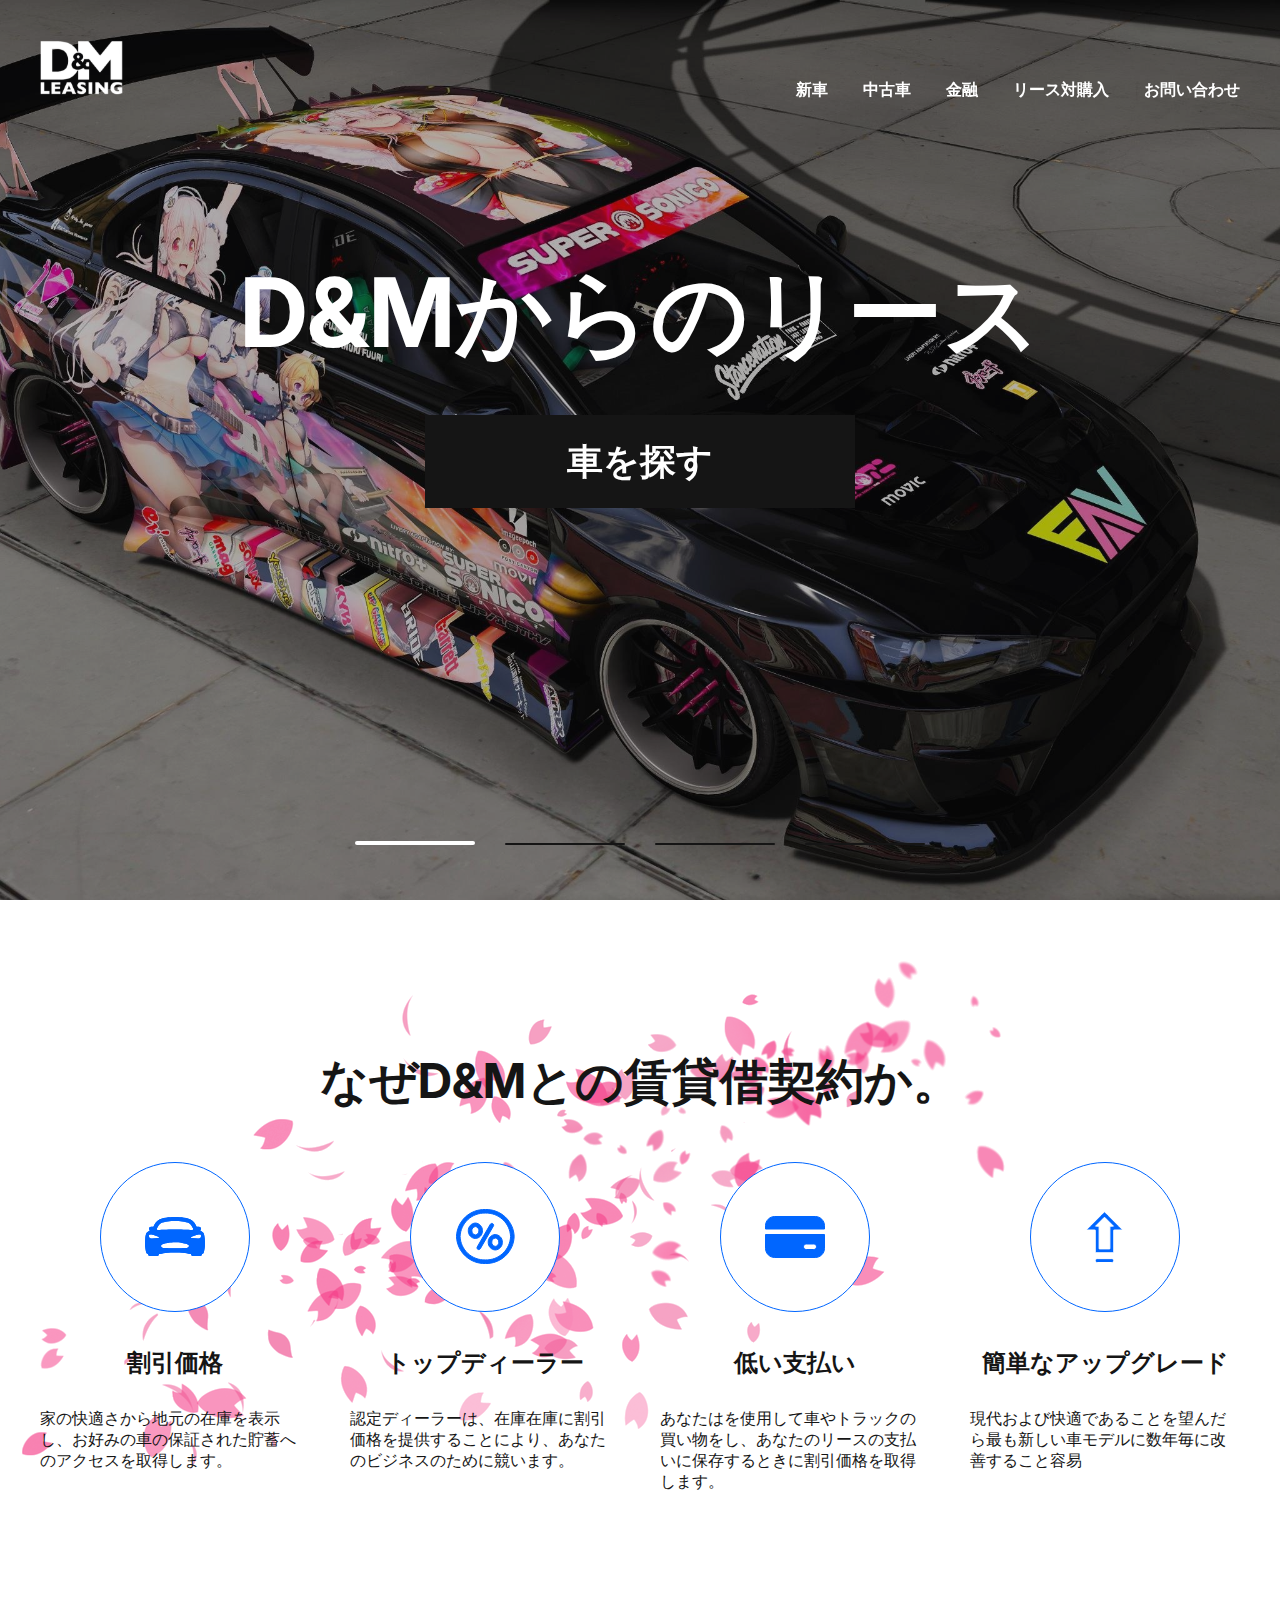
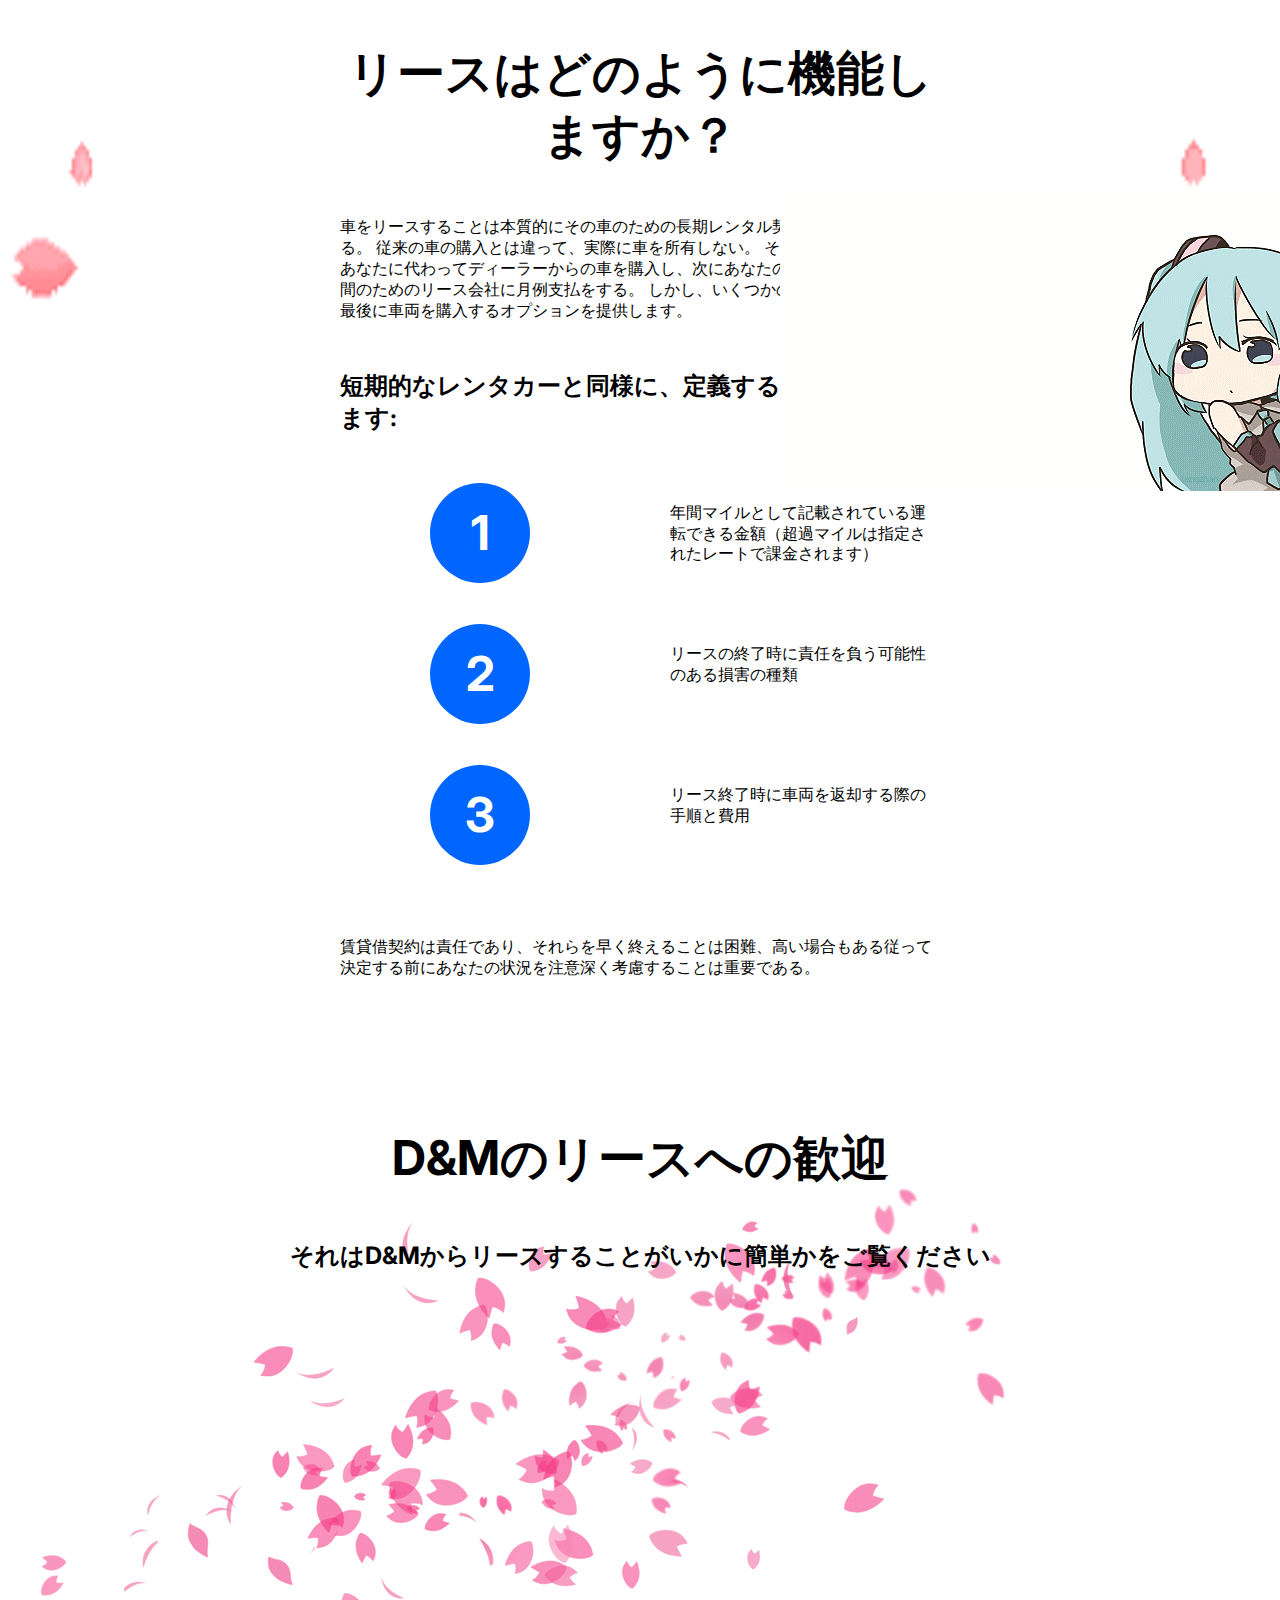
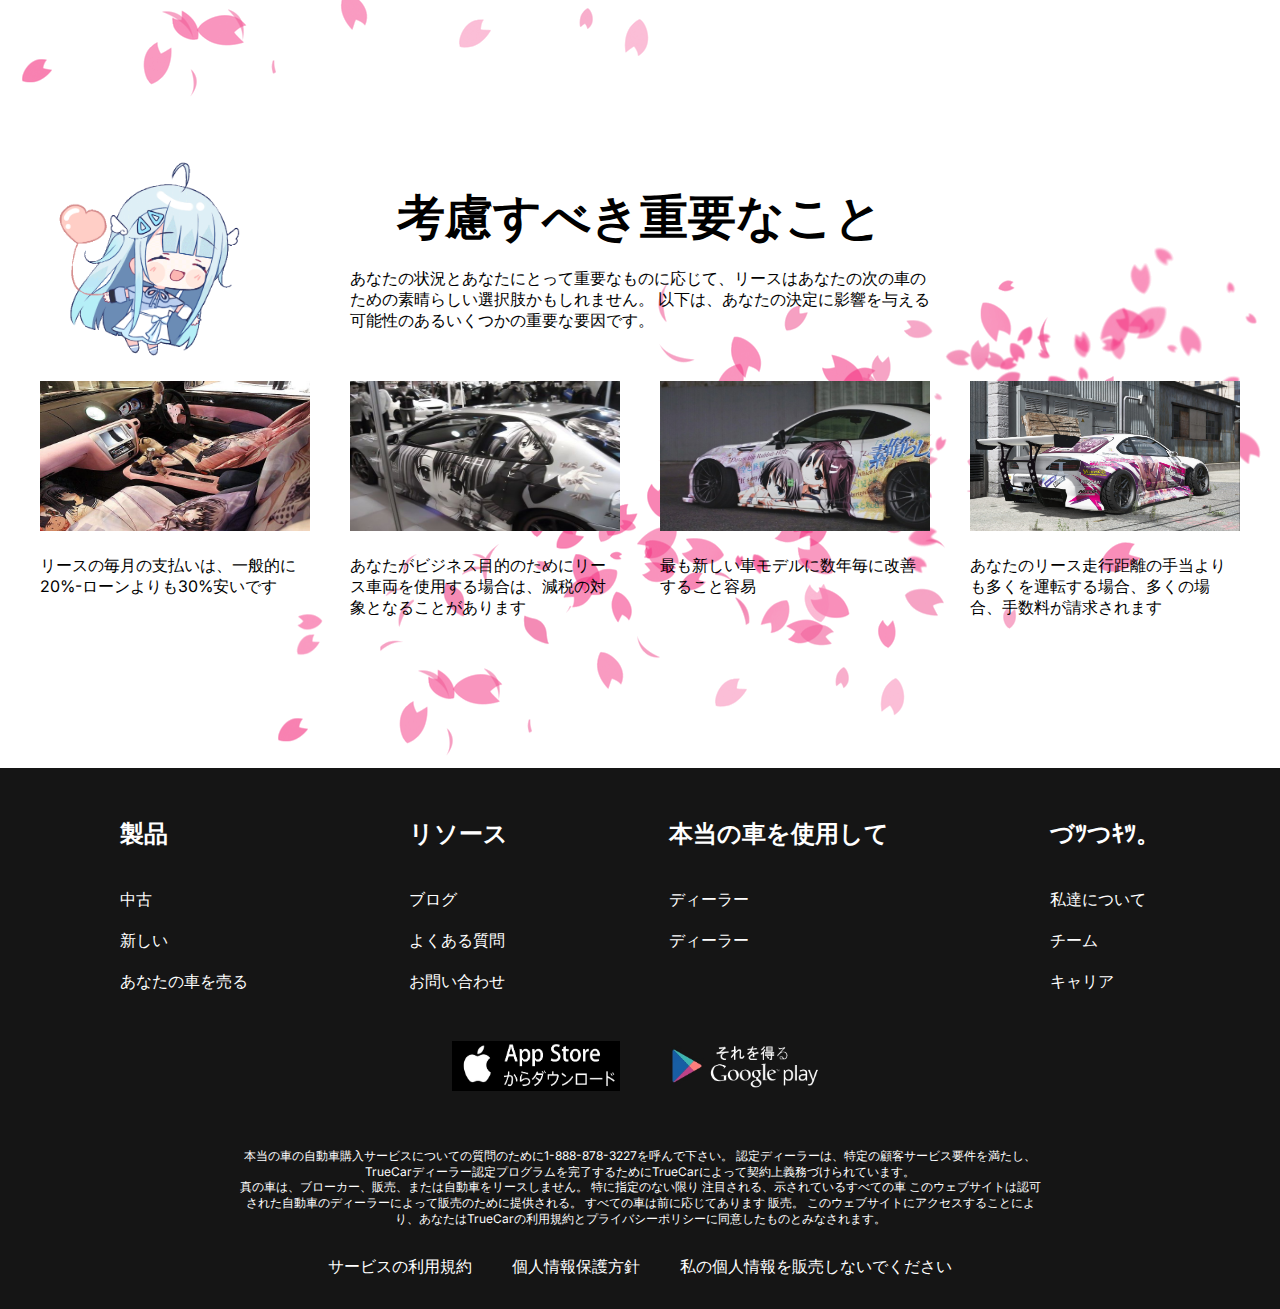
<file: index.html>
<!DOCTYPE html>
<html lang="en">

<head>
   <meta charset="UTF-8">
   <meta http-equiv="X-UA-Compatible" content="IE=edge">
   <meta name="viewport" content="width=device-width, initial-scale=1.0">
   <link rel="preconnect" href="https://fonts.googleapis.com">
   <link rel="preconnect" href="https://fonts.gstatic.com" crossorigin>
   <link href="https://fonts.googleapis.com/css2?family=Inter:wght@400;700&display=swap" rel="stylesheet">
   <link rel="stylesheet" href="https://cdn.jsdelivr.net/npm/swiper@9/swiper-bundle.min.css" />
   <link rel="stylesheet" href="css/style.css">
   <title>D&M Leasing</title>
</head>

<body>

   <div class="wrapper">
      <!-- header -->
      <header class="header header-main">
         <div class="container">
            <div class="header__inner">
               <a href="index.html" class="logo">
                  <img src="images/logo.svg" alt="" class="logo__img">
               </a>
               <nav class="menu">
                  <ul class="menu__list">
                     <li class="menu__list-item"> <a href="new-Cars.html" class="menu__list-link">新車</a></li>
                     <li class="menu__list-item"> <a href="#!" class="menu__list-link">中古車</a></li>
                     <li class="menu__list-item"> <a href="#!" class="menu__list-link">金融</a></li>
                     <li class="menu__list-item"> <a href="#!" class="menu__list-link">リース対購入</a></li>
                     <li class="menu__list-item"> <a href="contacts.html" class="menu__list-link">お問い合わせ</a></li>
                  </ul>
               </nav>
            </div>
         </div>
      </header>

      <!-- main -->
      <main class="main">
         <section class="top">
            <div class="container">
               <h1 class="title">D&Mからのリース</h1>
               <a href="#!" class="top__link">
                  車を探す
               </a>
            </div>
         </section>

         <!-- Слайдер -->
         <div class="slider">
            <div class="swiper">
               <div class="swiper-wrapper">
                  <div class="swiper-slide" style="background-image: url(images/slide-1.jpg);"></div>
                  <div class="swiper-slide" style="background-image: url(images/slide-2.jpg);"></div>
                  <div class="swiper-slide" style="background-image: url(images/slide-3.jpg);"></div>
                  <div class="swiper-slide" style="background-image: url(images/slide-4.jpg);"></div>

               </div>
               <div class="swiper-pagination"></div>
            </div>
         </div>

         <section class="why-lease">

            <div class="container">

               <h2 class="section-title">なぜD&Mとの賃貸借契約か。</h2>
               <ul class="why-lease__list">
                  <li class="why-lease__item">
                     <img class="why-lease__item-img" src="images/why-lease-1.svg" alt="">
                     <h3 class="why-lease__item-title">割引価格</h3>
                     <p class="why-lease__item-text">家の快適さから地元の在庫を表示し、お好みの車の保証された貯蓄へのアクセスを取得します。</p>
                  </li>
                  <li class="why-lease__item">
                     <img class="why-lease__item-img" src="images/why-lease-2.svg" alt="">
                     <h3 class="why-lease__item-title">トップディーラー</h3>
                     <p class="why-lease__item-text">認定ディーラーは、在庫在庫に割引価格を提供することにより、あなたのビジネスのために競います。</p>
                  </li>
                  <li class="why-lease__item">
                     <img class="why-lease__item-img" src="images/why-lease-3.svg" alt="">
                     <h3 class="why-lease__item-title">低い支払い</h3>
                     <p class="why-lease__item-text">あなたはを使用して車やトラックの買い物をし、あなたのリースの支払いに保存するときに割引価格を取得します。</p>
                  </li>
                  <li class="why-lease__item">
                     <img class="why-lease__item-img" src="images/why-lease-4.svg" alt="">
                     <h3 class="why-lease__item-title">簡単なアップグレード</h3>
                     <p class="why-lease__item-text">現代および快適であることを望んだら最も新しい車モデルに数年毎に改善すること容易</p>
                  </li>
               </ul>
            </div>
         </section>

         <!-- How does -->

         <section class="how-does">
            <div class="how-does__fon">
               <img class="anime__gif" src="./images/anime.gif" alt="">
               <div class="container">
                  <div class="how-does__inner">
                     <h2 class="section-title">
                        リースはどのように機能しますか？
                     </h2>
                     <p class="how-does__text">
                        車をリースすることは本質的にその車のための長期レンタル契約に入ることである。 従来の車の購入とは違って、実際に車を所有しない。
                        その代り、リース会社はあなたに代わってディーラーからの車を購入し、次にあなたの賃貸借契約の持続期間のためのリース会社に月例支払をする。
                        しかし、いくつかのリースは、リースの最後に車両を購入するオプションを提供します。
                     </p>

                     <h4 class="how__does-title">短期的なレンタカーと同様に、定義するルールがあります:</h4>

                     <ol class="how__does-list">
                        <li class="how__does-item">年間マイルとして記載されている運転できる金額（超過マイルは指定されたレートで課金されます）</li>
                        <li class="how__does-item">リースの終了時に責任を負う可能性のある損害の種類</li>
                        <li class="how__does-item">リース終了時に車両を返却する際の手順と費用</li>
                     </ol>

                     <p class="how-does__text">
                        賃貸借契約は責任であり、それらを早く終えることは困難、高い場合もある従って決定する前にあなたの状況を注意深く考慮することは重要である。
                     </p>
                  </div>
               </div>
            </div>
         </section>

         <section class="video">
            <div class="container">
               <h2 class="section-title vidoe__title">
                  D&Mのリースへの歓迎
               </h2>
               <p class="video__text">
                  それはD&Mからリースすることがいかに簡単かをご覧ください
               </p>
               <iframe class="video__content" width="560" height="315" src="https://www.youtube.com/embed/VxccP7L64FA"
                  title="YouTube video player" frameborder="0"
                  allow="accelerometer; autoplay; clipboard-write; encrypted-media; gyroscope; picture-in-picture; web-share"
                  allowfullscreen></iframe>
            </div>
         </section>

         <section class="important">
            <div class="container">
               <!-- <img class="anime__gif-1" src="./images/anime-2.gif" alt=""> -->
               <h2 class="section-title important__title">
                  考慮すべき重要なこと
               </h2>
               <p class="important__text">あなたの状況とあなたにとって重要なものに応じて、リースはあなたの次の車のための素晴らしい選択肢かもしれません。
                  以下は、あなたの決定に影響を与える可能性のあるいくつかの重要な要因です。</p>
               <ul class="important__list">
                  <li class="important__item">
                     <img src="images/imp-1.jpg" alt="" class="important__item-img">
                     <p class="important__item-text">リースの毎月の支払いは、一般的に20%-ローンよりも30%安いです</p>
                  </li>
                  <li class="important__item">
                     <img src="images/imp-2.jpg" alt="" class="important__item-img">
                     <p class="important__item-text">あなたがビジネス目的のためにリース車両を使用する場合は、減税の対象となることがあります</p>
                  </li>
                  <li class="important__item">
                     <img src="images/imp-3.jpg" alt="" class="important__item-img">
                     <p class="important__item-text">最も新しい車モデルに数年毎に改善すること容易</p>
                  </li>
                  <li class="important__item">
                     <img src="images/imp-4.jpg" alt="" class="important__item-img">
                     <p class="important__item-text">あなたのリース走行距離の手当よりも多くを運転する場合、多くの場合、手数料が請求されます</p>
                  </li>
               </ul>
            </div>
         </section>
      </main>

      <!-- footer -->
      <footer class="footer">
         <div class="container">
            <nav class="footer__menu">
               <ul class="footer__menu-list">
                  <li class="footer__menu-item">
                     <p class="footer__menu-title">製品</p>
                  </li>
                  <li class="footer__menu-item"><a href="#!" class="footer__menu-link">中古</a></li>
                  <li class="footer__menu-item"><a href="#!" class="footer__menu-link">新しい</a></li>
                  <li class="footer__menu-item"><a href="#!" class="footer__menu-link">あなたの車を売る</a></li>

               </ul>
               <ul class="footer__menu-list">
                  <li class="footer__menu-item">
                     <p class="footer__menu-title">リソース</p>
                  </li>
                  <li class="footer__menu-item"><a href="#!" class="footer__menu-link">ブログ</a></li>
                  <li class="footer__menu-item"><a href="#!" class="footer__menu-link">よくある質問</a></li>
                  <li class="footer__menu-item"><a href="#!" class="footer__menu-link">お問い合わせ</a></li>
               </ul>
               <ul class="footer__menu-list">
                  <li class="footer__menu-item">
                     <p class="footer__menu-title">本当の車を使用して</p>
                  </li>
                  <li class="footer__menu-item"><a href="#!" class="footer__menu-link">ディーラー</a></li>
                  <li class="footer__menu-item"><a href="#!" class="footer__menu-link">ディーラー</a></li>

               </ul>
               <ul class="footer__menu-list">
                  <li class="footer__menu-item">
                     <p class="footer__menu-title">づﾂつｷﾂ。</p>
                  </li>
                  <li class="footer__menu-item"><a href="#!" class="footer__menu-link">私達について</a></li>
                  <li class="footer__menu-item"><a href="#!" class="footer__menu-link">チーム</a></li>
                  <li class="footer__menu-item"><a href="#!" class="footer__menu-link">キャリア</a></li>
               </ul>
            </nav>
            <ul class="app">
               <li class="app__item">
                  <a href="#!" class="app__item-links">
                     <img class="app__item-img" src="images/appstore.jpg" alt="">
                  </a>
               </li>
               <li class="app__item">
                  <a href="#!" class="app__item-links">
                     <img class="app__item-img" src="images/googleplay.jpg" alt="">
                  </a>
               </li>
            </ul>
            <div class="footer__copy">
               <p class="footer__copy-text">本当の車の自動車購入サービスについての質問のために1-888-878-3227を呼んで下さい。
                  認定ディーラーは、特定の顧客サービス要件を満たし、TrueCarディーラー認定プログラムを完了するためにTrueCarによって契約上義務づけられています。
               </p>
               <p class="footer__copy-text">真の車は、ブローカー、販売、または自動車をリースしません。 特に指定のない限り
                  注目される、示されているすべての車
                  このウェブサイトは認可された自動車のディーラーによって販売のために提供される。 すべての車は前に応じてあります
                  販売。 このウェブサイトにアクセスすることにより、あなたはTrueCarの利用規約とプライバシーポリシーに同意したものとみなされます。
               </p>
            </div>
            <nav class="copy__nav">
               <ul class="copy__nav-list">
                  <li class="copy__nav-item"><a href="#!" class="copy__nav-link">サービスの利用規約</a></li>
                  <li class="copy__nav-item"><a href="#!" class="copy__nav-link">個人情報保護方針</a></li>
                  <li class="copy__nav-item"><a href="#!" class="copy__nav-link">私の個人情報を販売しないでください</a></li>

               </ul>
            </nav>

         </div>
      </footer>
   </div>

   <script src="https://cdn.jsdelivr.net/npm/swiper@9/swiper-bundle.min.js"></script>

   <script src="js/main.js"></script>
</body>

</html>
</file>
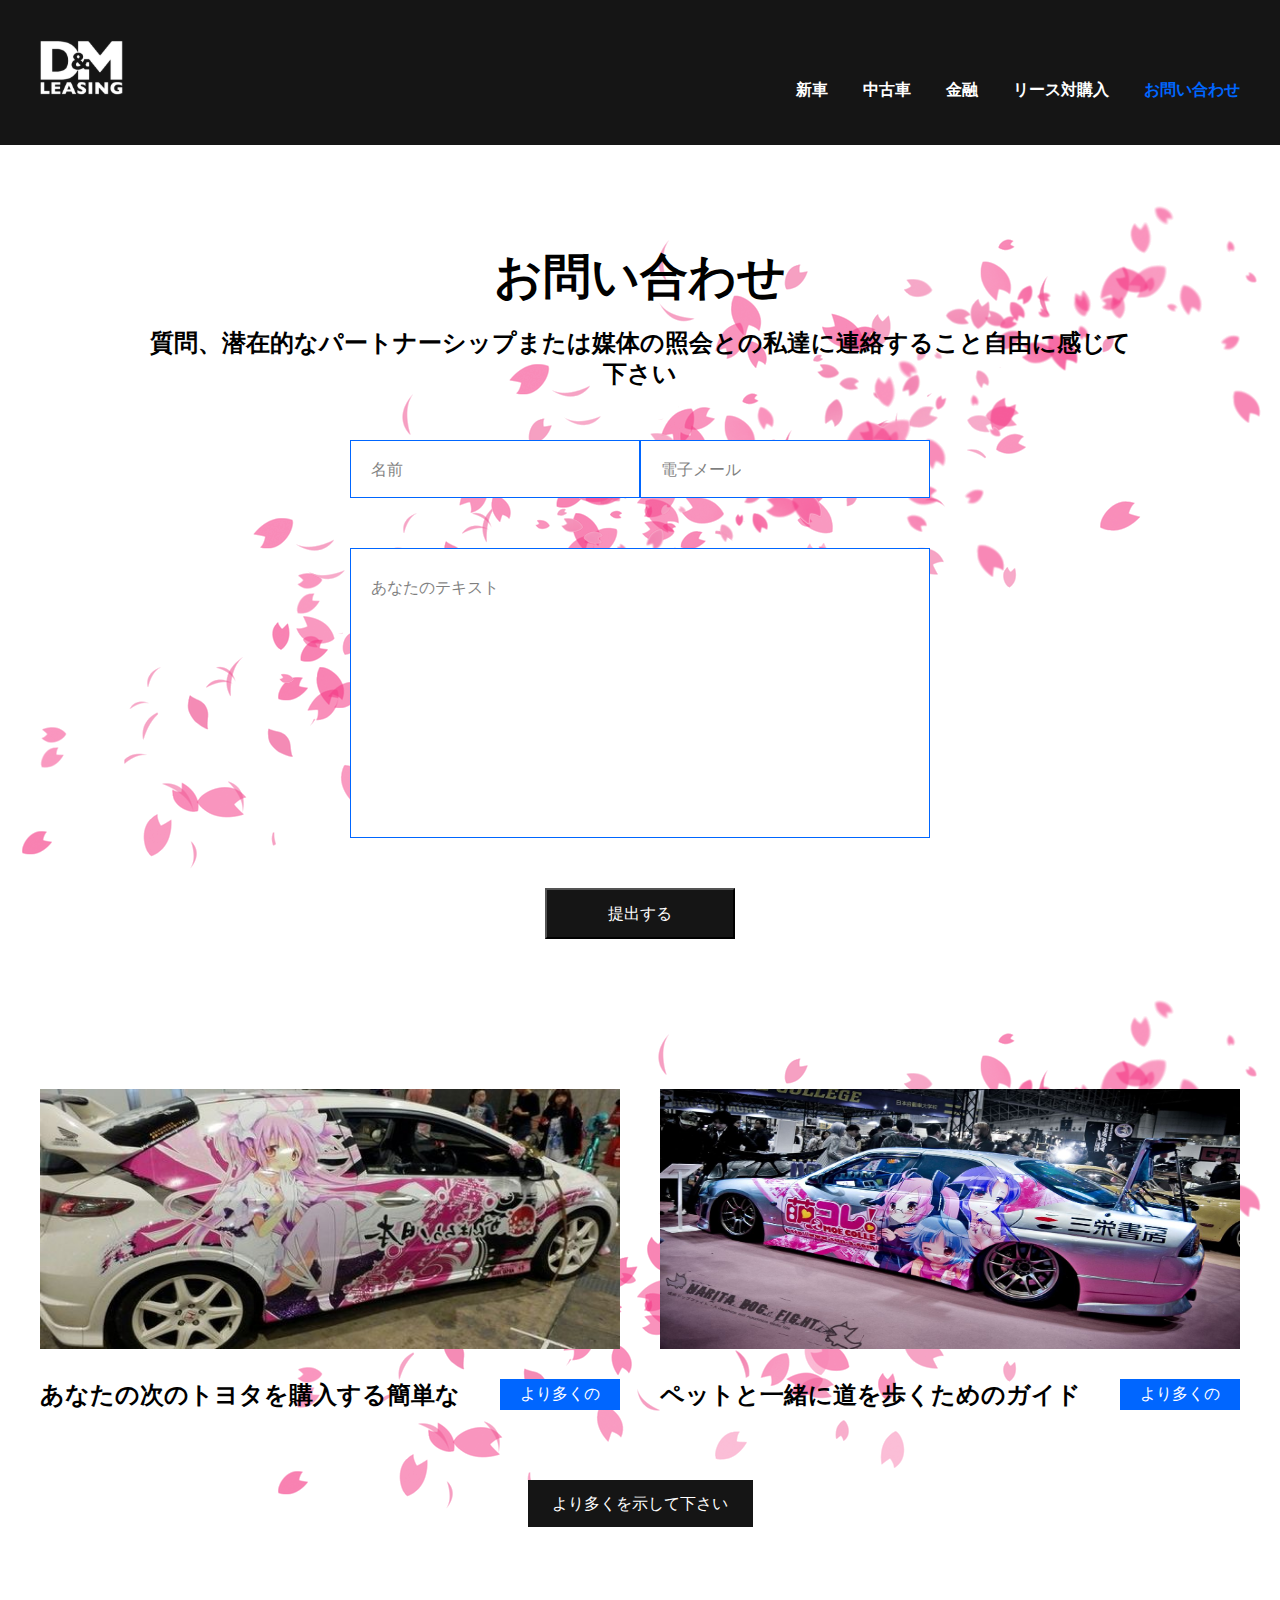
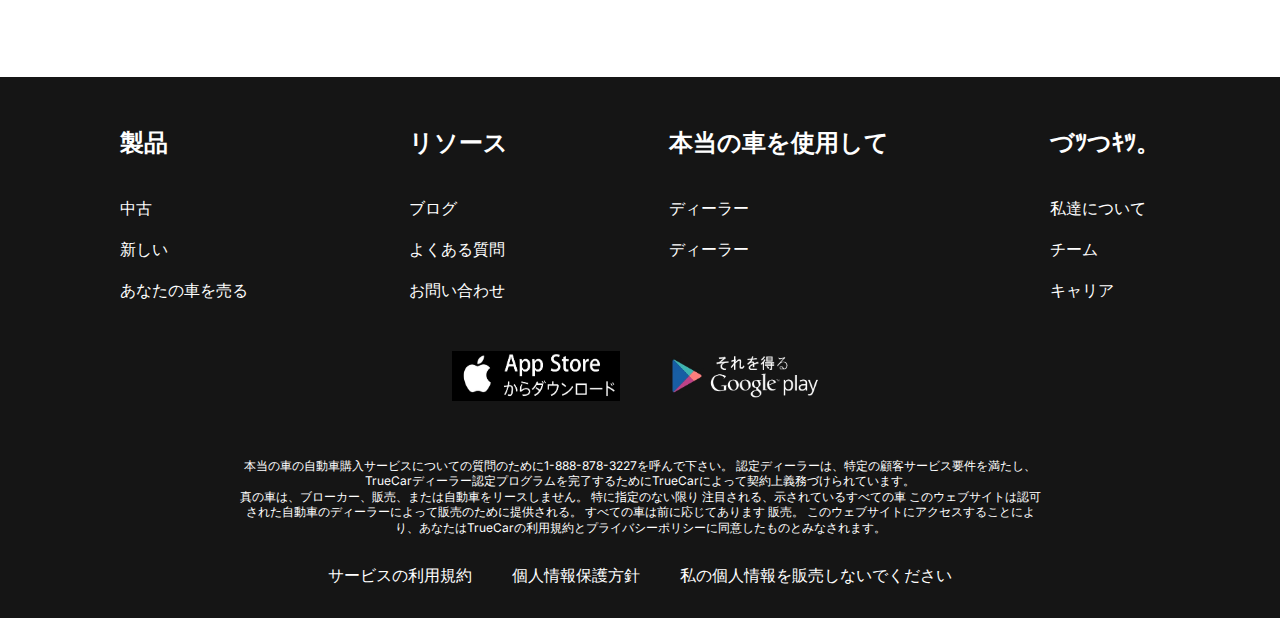
<file: contacts.html>
<!DOCTYPE html>
<html lang="en">

<head>
   <meta charset="UTF-8">
   <meta http-equiv="X-UA-Compatible" content="IE=edge">
   <meta name="viewport" content="width=device-width, initial-scale=1.0">
   <link rel="stylesheet" href="css/style.css">
   <link rel="preconnect" href="https://fonts.googleapis.com">
   <link rel="preconnect" href="https://fonts.gstatic.com" crossorigin>
   <link href="https://fonts.googleapis.com/css2?family=Inter:wght@400;700&display=swap" rel="stylesheet">
   <title>D&M Leasing</title>
</head>

<body>

   <div class="wrapper">
      <!-- header -->
      <header class="header">
         <div class="container">
            <div class="header__inner">
               <a href="index.html" class="logo">
                  <img src="images/logo.svg" alt="" class="logo__img">
               </a>
               <nav class="menu">
                  <ul class="menu__list">
                     <li class="menu__list-item"> <a href="new-Cars.html" class="menu__list-link  ">新車</a></li>
                     <li class="menu__list-item"> <a href="#!" class="menu__list-link">中古車</a></li>
                     <li class="menu__list-item"> <a href="#!" class="menu__list-link">金融</a></li>
                     <li class="menu__list-item"> <a href="#!" class="menu__list-link">リース対購入</a></li>
                     <li class="menu__list-item"> <a href="contacts.html" class="menu__list-link menu__list-link--active " >お問い合わせ</a></li>
                  </ul>
               </nav>
            </div>
         </div>
      </header>

      <!-- main -->
      <main class="main">
         <section class="contacts">
            <div class="contacts__fon">
               <div class="container">
                  <h2 class="section-title contacts__title">
                     お問い合わせ
                  </h2>
                  <p class="contacts__text">質問、潜在的なパートナーシップまたは媒体の照会との私達に連絡すること自由に感じて下さい</p>

                  <form action="" class="form">
                     <input type="text" class="form__input" placeholder="名前">
                     <input type="email" class="form__input" placeholder="電子メール">
                     <textarea class="form__textarea" placeholder="あなたのテキスト"></textarea>
                     <button class="form__btn" type="submit">提出する</button>
                  </form>
               </div>
            </div>
         </section>

         <section class="blog">
            <div class="container">
               <div class="blog__items">
                  <div class="blog__item">
                     <img src="images/blog-1.jpg" alt="" class="blog__item-img">
                     <h4 class="blog__item-title">あなたの次のトヨタを購入する簡単な</h4>
                     <a href="#!" class="blog__item-link">より多くの</a>
                  </div>
                  <div class="blog__item">
                     <img src="images/blog-2.jpg" alt="" class="blog__item-img">
                     <h4 class="blog__item-title">ペットと一緒に道を歩くためのガイド</h4>
                     <a href="#!" class="blog__item-link">より多くの</a>
                  </div>
               </div>
               <a href="#!" class="showmore-link">より多くを示して下さい</a>


            </div>

         </section>

      </main>

      <!-- footer -->
      <footer class="footer">
         <div class="container">
            <nav class="footer__menu">
               <ul class="footer__menu-list">
                  <li class="footer__menu-item">
                     <p class="footer__menu-title">製品</p>
                  </li>
                  <li class="footer__menu-item"><a href="#!" class="footer__menu-link">中古</a></li>
                  <li class="footer__menu-item"><a href="#!" class="footer__menu-link">新しい</a></li>
                  <li class="footer__menu-item"><a href="#!" class="footer__menu-link">あなたの車を売る</a></li>

               </ul>
               <ul class="footer__menu-list">
                  <li class="footer__menu-item">
                     <p class="footer__menu-title">リソース</p>
                  </li>
                  <li class="footer__menu-item"><a href="#!" class="footer__menu-link">ブログ</a></li>
                  <li class="footer__menu-item"><a href="#!" class="footer__menu-link">よくある質問</a></li>
                  <li class="footer__menu-item"><a href="#!" class="footer__menu-link">お問い合わせ</a></li>
               </ul>
               <ul class="footer__menu-list">
                  <li class="footer__menu-item">
                     <p class="footer__menu-title">本当の車を使用して</p>
                  </li>
                  <li class="footer__menu-item"><a href="#!" class="footer__menu-link">ディーラー</a></li>
                  <li class="footer__menu-item"><a href="#!" class="footer__menu-link">ディーラー</a></li>

               </ul>
               <ul class="footer__menu-list">
                  <li class="footer__menu-item">
                     <p class="footer__menu-title">づﾂつｷﾂ。</p>
                  </li>
                  <li class="footer__menu-item"><a href="#!" class="footer__menu-link">私達について</a></li>
                  <li class="footer__menu-item"><a href="#!" class="footer__menu-link">チーム</a></li>
                  <li class="footer__menu-item"><a href="#!" class="footer__menu-link">キャリア</a></li>
               </ul>
            </nav>
            <ul class="app">
               <li class="app__item">
                  <a href="#!" class="app__item-links">
                     <img class="app__item-img" src="images/appstore.jpg" alt="">
                  </a>
               </li>
               <li class="app__item">
                  <a href="#!" class="app__item-links">
                     <img class="app__item-img" src="images/googleplay.jpg" alt="">
                  </a>
               </li>
            </ul>
            <div class="footer__copy">
               <p class="footer__copy-text">本当の車の自動車購入サービスについての質問のために1-888-878-3227を呼んで下さい。
                  認定ディーラーは、特定の顧客サービス要件を満たし、TrueCarディーラー認定プログラムを完了するためにTrueCarによって契約上義務づけられています。
               </p>
               <p class="footer__copy-text">真の車は、ブローカー、販売、または自動車をリースしません。 特に指定のない限り
                  注目される、示されているすべての車
                  このウェブサイトは認可された自動車のディーラーによって販売のために提供される。 すべての車は前に応じてあります
                  販売。 このウェブサイトにアクセスすることにより、あなたはTrueCarの利用規約とプライバシーポリシーに同意したものとみなされます。
               </p>
            </div>
            <nav class="copy__nav">
               <ul class="copy__nav-list">
                  <li class="copy__nav-item"><a href="#!" class="copy__nav-link">サービスの利用規約</a></li>
                  <li class="copy__nav-item"><a href="#!" class="copy__nav-link">個人情報保護方針</a></li>
                  <li class="copy__nav-item"><a href="#!" class="copy__nav-link">私の個人情報を販売しないでください</a></li>

               </ul>
            </nav>

         </div>
      </footer>
   </div>

   <script src="js/main.js"></script>

</body>

</html>
</file>
<file: css/style.css>
html {
  box-sizing: border-box;
}
*,
*::after,
*::before {
  box-sizing: inherit;
  margin: 0;
  padding: 0;
}
html,
body {
  height: 100%;
}
ul {
  list-style-type: none;
}
a {
  text-decoration: none;
  color: inherit;
}
.section-title {
  margin-bottom: 50px;
  text-align: center;
  font-weight: 700;
  font-size: 48px;
}

.container {
  max-width: 1220px;
  margin: 0 auto;
  padding: 0 10px;
}

body {
  font-family: 'Inter', sans-serif;
  font-size: 16px;
  font-weight: 400;
  line-height: 1.3;
}
.wrapper {
  min-height: 100%;
  display: flex;
  flex-direction: column;
}
.header {
  background: #151515;
}

.header-main {
  background-color: transparent;
  position: absolute;
  z-index: 10;
  left: 0;
  right: 0;
}
.header__inner {
  padding-top: 40px;
  padding-bottom: 45px;
  display: flex;
  justify-content: space-between;
  align-items: flex-end;
}
.menu__list {
  display: flex;
  gap: 35px;
}

.menu__list-link {
  color: #fff;
  text-transform: uppercase;
  font-weight: 700;
  line-height: 19px;
}

.menu__list-link--active {
  color: #0066ff;
}

.footer {
  background-color: #151515;
  padding: 50px 0 32px;
  color: #fff;
}

.footer__menu {
  display: flex;
  justify-content: space-around;
  margin-bottom: 50px;
}
.footer__menu-list {
  max-width: 250px;
}
.footer__menu-title {
  font-size: 24px;
  font-weight: 700;
  padding-bottom: 20px;
}
.footer__menu-item + .footer__menu-item {
  padding-top: 20px;
}

.app {
  display: flex;
  justify-content: center;
  gap: 40px;
  margin-bottom: 52px;
}

.app__item-img {
  width: 168px;
  height: 50px;
}

.footer__copy {
  font-size: 12px;
  max-width: 806px;
  margin: 0 auto 30px;
  text-align: center;
}

.copy__nav-list {
  display: flex;
  justify-content: center;
  gap: 40px;
}

.main {
  flex-grow: 1;
}

.top {
  color: #fff;
  padding-top: 250px;
  text-align: center;
  padding-bottom: 50px;
  position: absolute;
  z-index: 5;
  left: 0;
  right: 0;
}
.title {
  padding-bottom: 40px;
  font-size: 96px;
  font-weight: 700;
}
.top__link {
  background: #151515;
  padding: 23px;
  max-width: 430px;
  width: 100%;
  display: inline-block;
  text-transform: uppercase;
  font-weight: 700;
  font-size: 36px;
}
.swiper::after {
  content: '';
  background: rgba(21, 21, 21, 0.3);
  position: absolute;
  z-index: 5;
  left: 0;
  top: 0;
  right: 0;
  bottom: 0;
}

.swiper-slide {
  background-repeat: no-repeat;
  background-size: cover;
  background-position: center;
  height: 100vh;
}

.swiper-pagination-bullet {
  width: 120px;
  height: 2px;
  background: #151515;
  border-radius: 10px;
  opacity: 1;
  margin: 0 15px;
}

.swiper-pagination-horizontal.swiper-pagination-bullets
  .swiper-pagination-bullet {
  margin: 0 15px;
}

.swiper-pagination-bullets.swiper-pagination-horizontal {
  bottom: 50px;
}

.swiper-pagination-bullet-active {
  height: 4px;
  background: #fff;
}

.why-lease {
  padding: 150px 0;
  color: #151515;
}

.why-lease__list {
  display: grid;
  grid-template-columns: repeat(4, 1fr);
  gap: 40px;
  text-align: center;
}
.why-lease__item-img {
  margin-bottom: 30px;
}

.why-lease__item-title {
  font-weight: 700;
  font-size: 24px;
  margin-bottom: 30px;
}
.why-lease__item-text {
  font-weight: 400;
  font-size: 16px;
  text-align: left;
}

.how-does {
  padding-bottom: 150px;
}

.how-does__inner {
  max-width: 600px;
  margin: 0 auto;
}

.how__does-title {
  font-size: 24px;
  font-weight: 700;
  padding-top: 50px;
}

.how__does-list {
  padding: 50px 0 70px;
  counter-reset: myCounter;
}
.how__does-item {
  list-style-type: none;
  width: 270px;
  position: relative;
  margin-left: auto;
  box-sizing: content-box;
  padding: 19px 0 19px 240px;
  min-height: 63px;
}
.how__does-item + .how__does-item {
  margin-top: 40px;
}

.how__does-item::before {
  position: absolute;
  counter-increment: myCounter;
  content: counter(myCounter);
  display: flex;
  justify-content: center;
  align-items: center;
  background: #0066ff;
  color: #fff;
  font-size: 48px;
  font-weight: 700;
  width: 100px;
  height: 100px;
  border-radius: 50%;
  left: 0;
  top: 0;
}

.video {
  padding-bottom: 150px;
}
.video-title {
  margin-bottom: 20px;
}

.video__text {
  font-size: 24px;
  font-weight: 700;
  margin-bottom: 50px;
  text-align: center;
}

.video__content {
  display: block;
  margin: 0 auto;
}

.important {
  padding-bottom: 150px;
}
.important__title {
  margin-bottom: 20px;
}
.important__text {
  margin: 0 auto 50px;
  max-width: 580px;
}

.important__list {
  display: grid;
  grid-template-columns: repeat(4, 1fr);
  gap: 40px;
}

.important__item-img {
  width: 270px;
  height: 150px;
  margin-bottom: 20px;
}

/* цветы */

.why-lease {
  background: url('/images/sacura.png') no-repeat;
}
.how-does {
  background: url('/images/sacura-3.gif') no-repeat;
  background-position: top left;
  background-size: 1000px 1000px;
}
.how-does__fon {
  background: url('/images/sacura-2.gif') no-repeat;
  background-position: top right;
  background-size: 1000px 1000px;
}

.anime__gif {
  position: absolute;
  top: 1791px;
  right: 0;
}

.video {
  background: url('/images/sacura.png') no-repeat;
}

.important {
  background: url('/images/sacura.png') no-repeat top right;
  position: relative;
}

.important__title {
  position: relative;
}

.important__title::before {
  content: '';
  position: absolute;
  background: url(/images/anime-2.gif);
  background-size: 200px 200px;
  width: 200px;
  height: 200px;
  display: inline-block;
  top: -30px;
  left: 0;
}
.contacts {
  background: url('/images/sacura.png') no-repeat top right;
}
.contacts__fon {
  background: url('/images/sacura.png') no-repeat bottom left;
}


.choose {
  background: url('/images/sacura.png') no-repeat top right;

}

.choose__fon {
  background: url('/images/sacura.png') no-repeat center left;
}


.blog {
  background: url('/images/sacura.png') no-repeat top right;

}
/* contacts */

.contacts {
  padding: 100px 0 0;
}

.contacts__title {
  margin-bottom: 20px;
}

.contacts__text {
  font-size: 24px;
  font-weight: 700;
  text-align: center;
  margin-bottom: 50px;
  padding: 0 100px;
}

.form {
  max-width: 580px;
  margin: 0 auto;
  display: flex;
  justify-content: space-between;
  flex-wrap: wrap;
}

.form__input {
  max-width: 270;
  padding: 18px 20px;
  display: inline-block;
  border: 1px solid #0066ff;
  margin-bottom: 50px;
  font-family: 'Inter', sans-serif;
  font-size: 16px;
  font-weight: 400;
  line-height: 1.3;
  color: #000;
}

.form__input::placeholder,
.form__textarea::placeholder {
  font-family: 'Inter', sans-serif;
  font-size: 16px;
  font-weight: 400;
  line-height: 1.3;
  color: #000;
  opacity: 0.5;
}

.form__textarea {
  width: 100%;
  resize: none;
  height: 290px;
  padding: 28px 20px;
  border: 1px solid #0066ff;
  display: inline-block;
  font-family: 'Inter', sans-serif;
  font-size: 16px;
  font-weight: 400;
  line-height: 1.3;
  color: #000;
  margin-bottom: 50px;
}

.form__btn {
  text-transform: uppercase;
  color: #fff;
  background-color: #151515;
  font-family: 'Inter', sans-serif;
  font-size: 16px;
  font-weight: 400;
  line-height: 1.3;
  padding: 13px 61px;
  margin: 0 auto;
}

.blog {
  padding-top: 150px;
  padding-bottom: 150px;
}

.blog__items {
  display: grid;
  grid-template-columns: repeat(2, 1fr);
  gap: 40px;
  margin-bottom: 70px;
}

.blog__item {
  display: flex;
  justify-content: space-between;
  flex-wrap: wrap;
}

.blog__item-img {
  width: 100%;
  height: 260px;
  margin-bottom: 30px;
}

.blog__item-title {
  flex-basis: 446px;
  font-weight: 700;
  font-size: 24px;
}

.blog__item-link {
  color: #fff;
  background: #0066ff;
  padding: 4px 20px;
}

.showmore-link {
  text-transform: uppercase;
  background: #151515;
  padding: 13px;
  color: #fff;
  width: 225px;
  margin: 0 auto;
  text-align: center;
  display: block;
}

/* card */

.choose {
  padding: 100px 0 0;
}

.tabs {
  margin-bottom: 70px;
}
.tabs__btn {
  padding: 0 150px;
  display: flex;
  gap: 80px;
  justify-content: space-between;
  padding-bottom: 100px;
}

.tabs__btn-item {
  font-size: 24px;
  font-weight: 700;
  cursor: pointer;
  border: none;
  background-color: transparent;
  padding: 0;
}

.tabs__btn-item--active {
  color: #0066ff;
}

.tabs__content-item {
  display: none;
  grid-template-columns: repeat(4, 1fr);
  gap: 100px 40px;
  /* margin-bottom: 100px; */
}

.tabs__content-item.tabs__content-item--active {
  display: grid;
}

.card {
  text-align: center;
}

.card__img {
  display: block;
  width: 100%;
  height: 170px;
  border: 1px solid #0066ff;
}

.card-content {
  padding: 0 5px;
  border: 1px solid #0066ff;
  border-top: 0;
}

.card__title {
  padding-top: 20px;
  font-weight: 700;
  font-size: 24px;
  margin-bottom: 20px;
}
.card__text {
  margin-bottom: 20px;
}

.card__price {
  font-weight: 700;
  font-size: 24px;
  margin-bottom: 20px;
}

.card__link {
  display: block;
  color: #0066ff;
  border: 1px solid #0066ff;
  border-top: 0;
}
</file>
